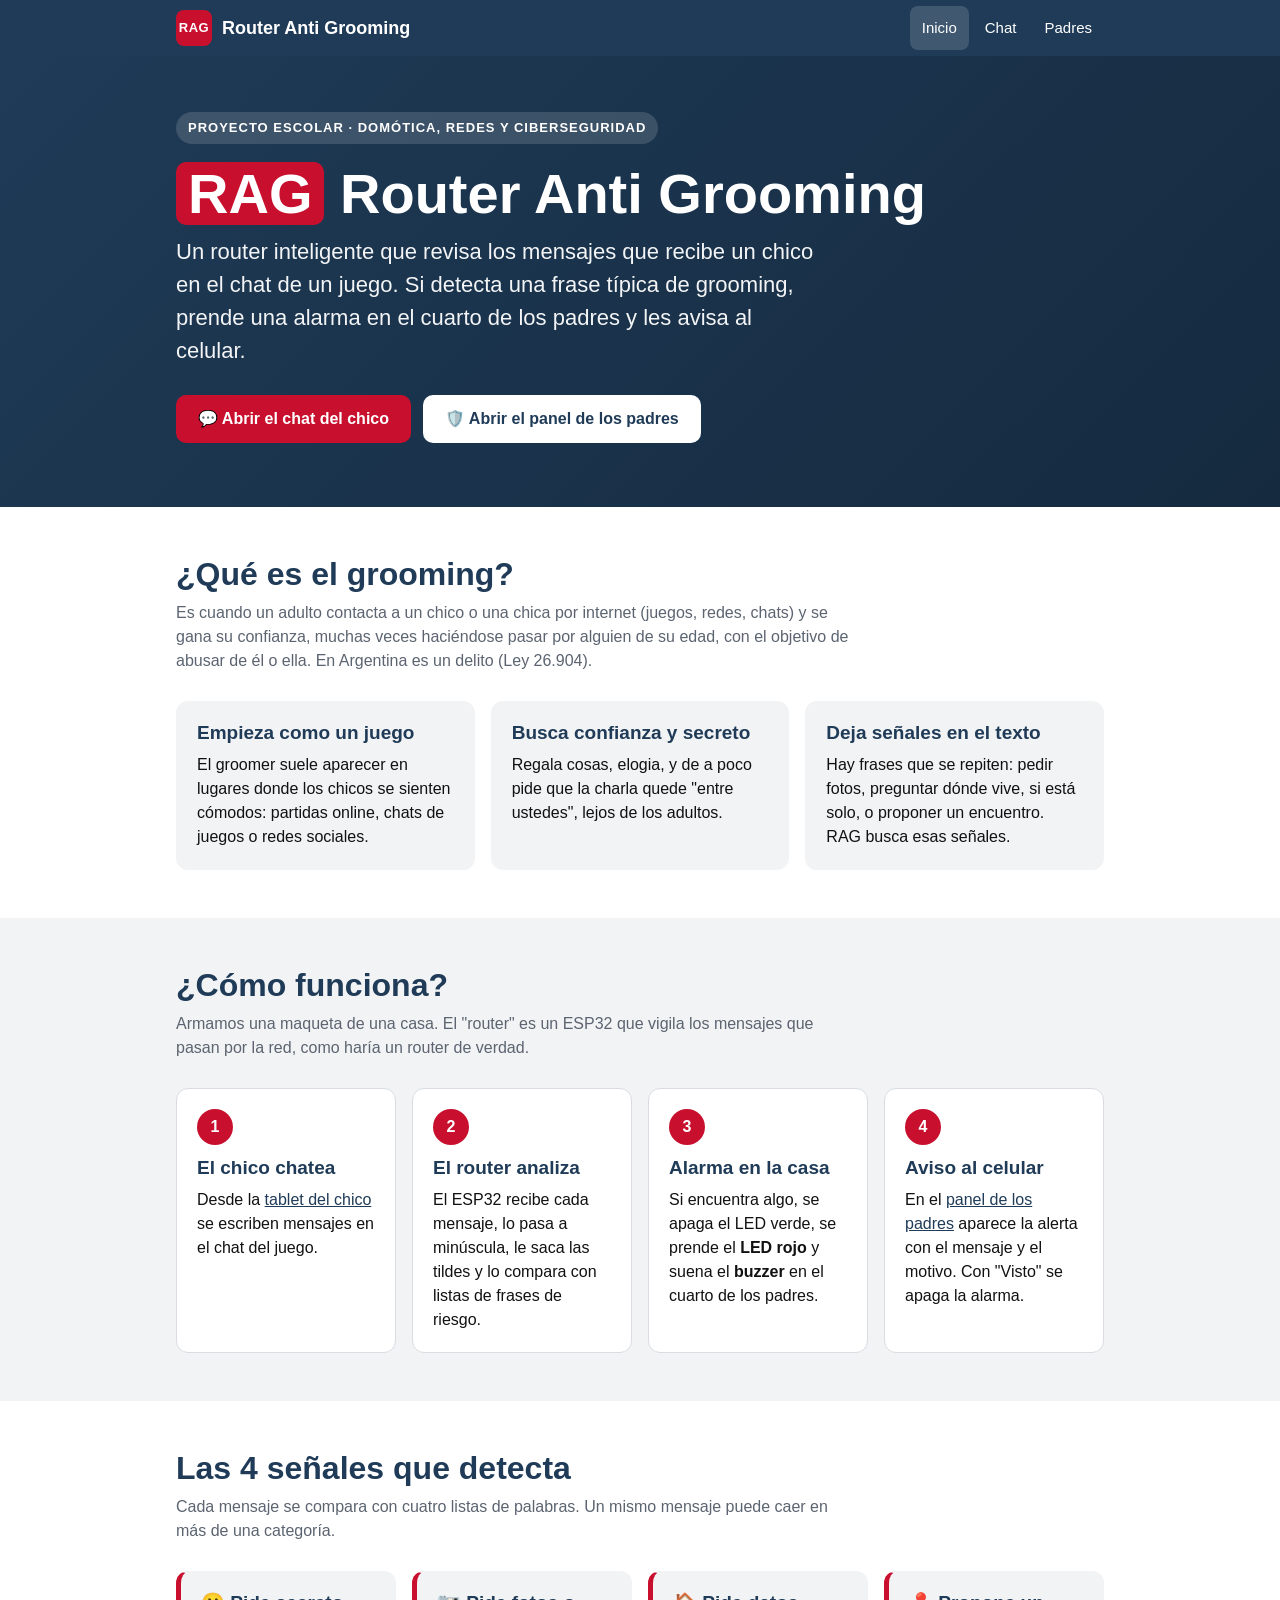
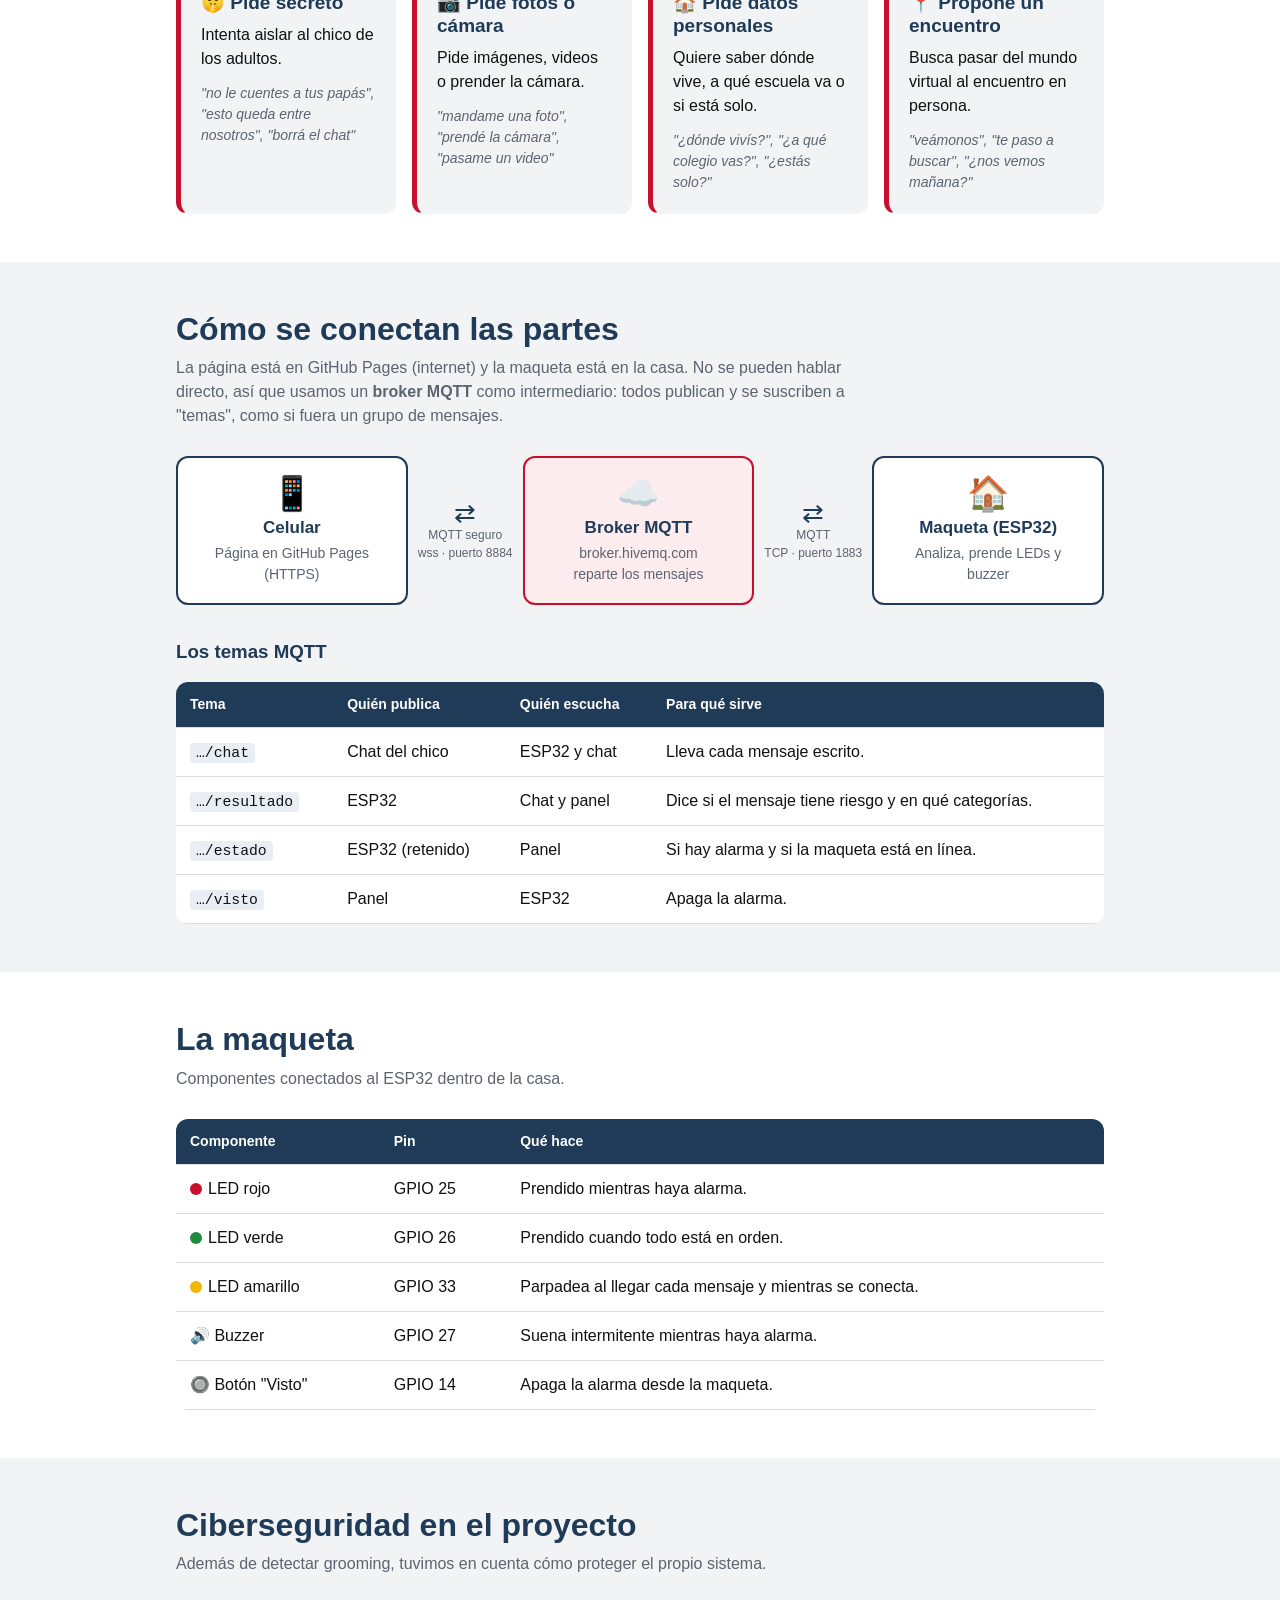
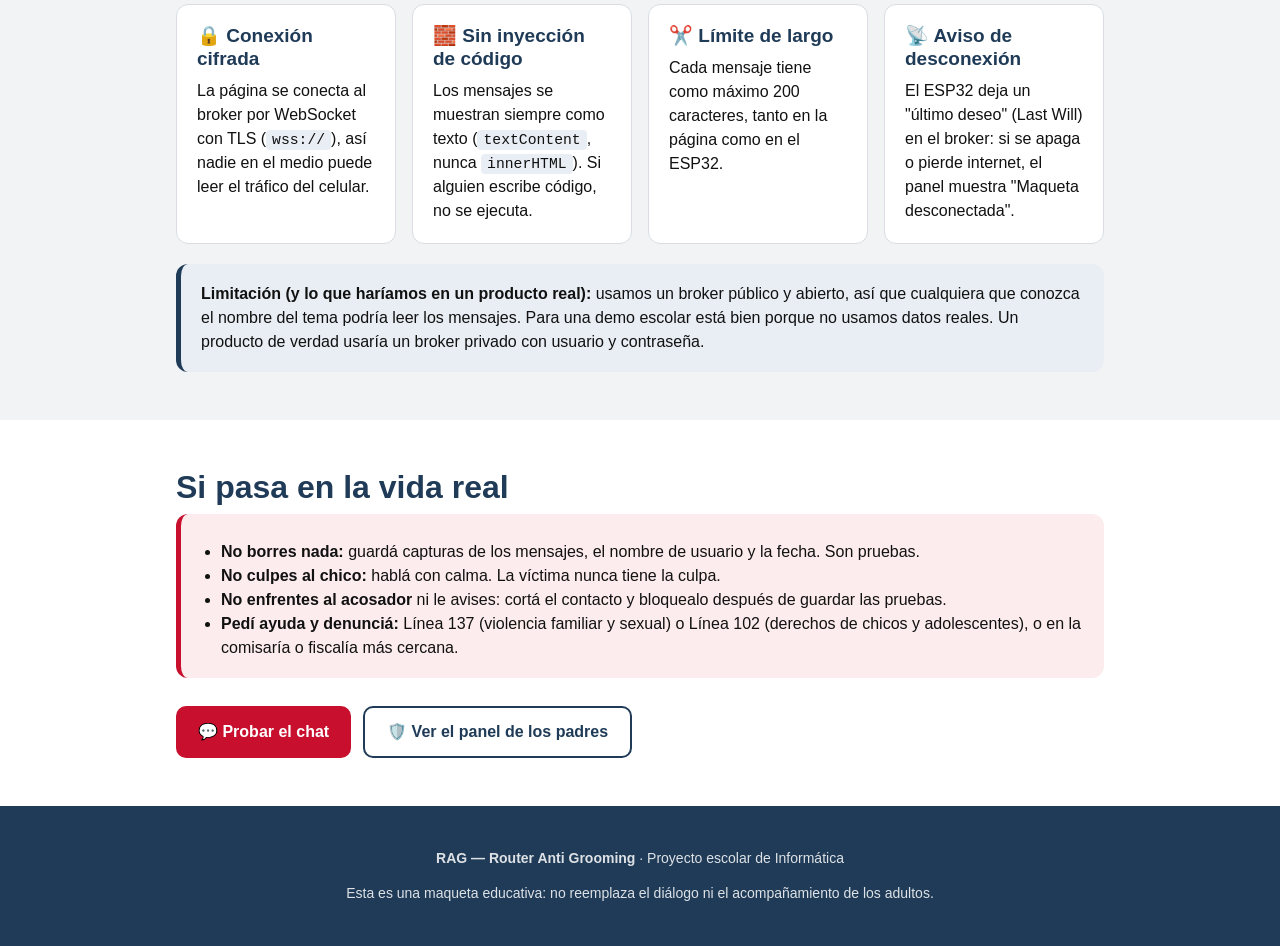
<file: index.html>
<!DOCTYPE html>
<html lang="es-AR">
<head>
  <meta charset="utf-8">
  <meta name="viewport" content="width=device-width, initial-scale=1">
  <title>RAG — Router Anti Grooming</title>
  <meta name="description" content="RAG es un router inteligente que detecta frases típicas de grooming en el chat de un chico y avisa a los padres. Proyecto escolar de domótica, redes y ciberseguridad.">
  <link rel="stylesheet" href="css/estilo.css">
</head>
<body>

  <header class="barra">
    <div class="contenedor">
      <a class="marca" href="index.html"><span class="marca-logo">RAG</span> <span class="marca-texto">Router Anti Grooming</span></a>
      <nav aria-label="Principal">
        <a href="index.html" aria-current="page">Inicio</a>
        <a href="chat.html">Chat</a>
        <a href="padres.html">Padres</a>
      </nav>
    </div>
  </header>

  <main>
    <!-- ===== Portada ===== -->
    <section class="portada">
      <div class="contenedor">
        <span class="etiqueta">Proyecto escolar · Domótica, redes y ciberseguridad</span>
        <h1><span class="sigla">RAG</span> Router Anti Grooming</h1>
        <p class="bajada">Un router inteligente que revisa los mensajes que recibe un chico en el chat de un juego. Si detecta una frase típica de grooming, prende una alarma en el cuarto de los padres y les avisa al celular.</p>
        <div class="acciones">
          <a class="boton boton-rojo" href="chat.html">💬 Abrir el chat del chico</a>
          <a class="boton boton-blanco" href="padres.html">🛡️ Abrir el panel de los padres</a>
        </div>
      </div>
    </section>

    <!-- ===== Qué es el grooming ===== -->
    <section class="seccion seccion-blanca" id="grooming">
      <div class="contenedor">
        <h2>¿Qué es el grooming?</h2>
        <p class="intro">Es cuando un adulto contacta a un chico o una chica por internet (juegos, redes, chats) y se gana su confianza, muchas veces haciéndose pasar por alguien de su edad, con el objetivo de abusar de él o ella. En Argentina es un delito (Ley 26.904).</p>
        <div class="grilla">
          <div class="tarjeta">
            <h3>Empieza como un juego</h3>
            <p>El groomer suele aparecer en lugares donde los chicos se sienten cómodos: partidas online, chats de juegos o redes sociales.</p>
          </div>
          <div class="tarjeta">
            <h3>Busca confianza y secreto</h3>
            <p>Regala cosas, elogia, y de a poco pide que la charla quede "entre ustedes", lejos de los adultos.</p>
          </div>
          <div class="tarjeta">
            <h3>Deja señales en el texto</h3>
            <p>Hay frases que se repiten: pedir fotos, preguntar dónde vive, si está solo, o proponer un encuentro. RAG busca esas señales.</p>
          </div>
        </div>
      </div>
    </section>

    <!-- ===== Cómo funciona ===== -->
    <section class="seccion" id="como-funciona">
      <div class="contenedor">
        <h2>¿Cómo funciona?</h2>
        <p class="intro">Armamos una maqueta de una casa. El "router" es un ESP32 que vigila los mensajes que pasan por la red, como haría un router de verdad.</p>
        <div class="grilla">
          <div class="tarjeta">
            <span class="num">1</span>
            <h3>El chico chatea</h3>
            <p>Desde la <a href="chat.html">tablet del chico</a> se escriben mensajes en el chat del juego.</p>
          </div>
          <div class="tarjeta">
            <span class="num">2</span>
            <h3>El router analiza</h3>
            <p>El ESP32 recibe cada mensaje, lo pasa a minúscula, le saca las tildes y lo compara con listas de frases de riesgo.</p>
          </div>
          <div class="tarjeta">
            <span class="num">3</span>
            <h3>Alarma en la casa</h3>
            <p>Si encuentra algo, se apaga el LED verde, se prende el <b>LED rojo</b> y suena el <b>buzzer</b> en el cuarto de los padres.</p>
          </div>
          <div class="tarjeta">
            <span class="num">4</span>
            <h3>Aviso al celular</h3>
            <p>En el <a href="padres.html">panel de los padres</a> aparece la alerta con el mensaje y el motivo. Con "Visto" se apaga la alarma.</p>
          </div>
        </div>
      </div>
    </section>

    <!-- ===== Señales ===== -->
    <section class="seccion seccion-blanca" id="senales">
      <div class="contenedor">
        <h2>Las 4 señales que detecta</h2>
        <p class="intro">Cada mensaje se compara con cuatro listas de palabras. Un mismo mensaje puede caer en más de una categoría.</p>
        <div class="grilla">
          <div class="tarjeta tarjeta-borde-rojo">
            <h3>🤫 Pide secreto</h3>
            <p>Intenta aislar al chico de los adultos.</p>
            <p class="ejemplo">"no le cuentes a tus papás", "esto queda entre nosotros", "borrá el chat"</p>
          </div>
          <div class="tarjeta tarjeta-borde-rojo">
            <h3>📷 Pide fotos o cámara</h3>
            <p>Pide imágenes, videos o prender la cámara.</p>
            <p class="ejemplo">"mandame una foto", "prendé la cámara", "pasame un video"</p>
          </div>
          <div class="tarjeta tarjeta-borde-rojo">
            <h3>🏠 Pide datos personales</h3>
            <p>Quiere saber dónde vive, a qué escuela va o si está solo.</p>
            <p class="ejemplo">"¿dónde vivís?", "¿a qué colegio vas?", "¿estás solo?"</p>
          </div>
          <div class="tarjeta tarjeta-borde-rojo">
            <h3>📍 Propone un encuentro</h3>
            <p>Busca pasar del mundo virtual al encuentro en persona.</p>
            <p class="ejemplo">"veámonos", "te paso a buscar", "¿nos vemos mañana?"</p>
          </div>
        </div>
      </div>
    </section>

    <!-- ===== Conexión / Redes ===== -->
    <section class="seccion" id="redes">
      <div class="contenedor">
        <h2>Cómo se conectan las partes</h2>
        <p class="intro">La página está en GitHub Pages (internet) y la maqueta está en la casa. No se pueden hablar directo, así que usamos un <b>broker MQTT</b> como intermediario: todos publican y se suscriben a "temas", como si fuera un grupo de mensajes.</p>

        <div class="diagrama" role="img" aria-label="Celular conectado por MQTT seguro al broker HiveMQ, que está conectado por MQTT al ESP32 de la maqueta">
          <div class="nodo">
            <div class="icono">📱</div>
            <h3>Celular</h3>
            <p>Página en GitHub Pages (HTTPS)</p>
          </div>
          <div class="flecha">
            <span class="linea">⇄</span>
            <span>MQTT seguro<br>wss · puerto 8884</span>
          </div>
          <div class="nodo nodo-centro">
            <div class="icono">☁️</div>
            <h3>Broker MQTT</h3>
            <p>broker.hivemq.com<br>reparte los mensajes</p>
          </div>
          <div class="flecha">
            <span class="linea">⇄</span>
            <span>MQTT<br>TCP · puerto 1883</span>
          </div>
          <div class="nodo">
            <div class="icono">🏠</div>
            <h3>Maqueta (ESP32)</h3>
            <p>Analiza, prende LEDs y buzzer</p>
          </div>
        </div>

        <h3 style="margin-top:36px">Los temas MQTT</h3>
        <div class="tabla-envoltorio">
          <table>
            <thead>
              <tr><th>Tema</th><th>Quién publica</th><th>Quién escucha</th><th>Para qué sirve</th></tr>
            </thead>
            <tbody>
              <tr><td><code>…/chat</code></td><td>Chat del chico</td><td>ESP32 y chat</td><td>Lleva cada mensaje escrito.</td></tr>
              <tr><td><code>…/resultado</code></td><td>ESP32</td><td>Chat y panel</td><td>Dice si el mensaje tiene riesgo y en qué categorías.</td></tr>
              <tr><td><code>…/estado</code></td><td>ESP32 (retenido)</td><td>Panel</td><td>Si hay alarma y si la maqueta está en línea.</td></tr>
              <tr><td><code>…/visto</code></td><td>Panel</td><td>ESP32</td><td>Apaga la alarma.</td></tr>
            </tbody>
          </table>
        </div>
      </div>
    </section>

    <!-- ===== Maqueta ===== -->
    <section class="seccion seccion-blanca" id="maqueta">
      <div class="contenedor">
        <h2>La maqueta</h2>
        <p class="intro">Componentes conectados al ESP32 dentro de la casa.</p>
        <div class="tabla-envoltorio">
          <table>
            <thead><tr><th>Componente</th><th>Pin</th><th>Qué hace</th></tr></thead>
            <tbody>
              <tr><td><span class="punto punto-rojo"></span>LED rojo</td><td>GPIO 25</td><td>Prendido mientras haya alarma.</td></tr>
              <tr><td><span class="punto punto-verde"></span>LED verde</td><td>GPIO 26</td><td>Prendido cuando todo está en orden.</td></tr>
              <tr><td><span class="punto punto-amarillo"></span>LED amarillo</td><td>GPIO 33</td><td>Parpadea al llegar cada mensaje y mientras se conecta.</td></tr>
              <tr><td>🔊 Buzzer</td><td>GPIO 27</td><td>Suena intermitente mientras haya alarma.</td></tr>
              <tr><td>🔘 Botón "Visto"</td><td>GPIO 14</td><td>Apaga la alarma desde la maqueta.</td></tr>
            </tbody>
          </table>
        </div>
      </div>
    </section>

    <!-- ===== Ciberseguridad ===== -->
    <section class="seccion" id="seguridad">
      <div class="contenedor">
        <h2>Ciberseguridad en el proyecto</h2>
        <p class="intro">Además de detectar grooming, tuvimos en cuenta cómo proteger el propio sistema.</p>
        <div class="grilla">
          <div class="tarjeta">
            <h3>🔒 Conexión cifrada</h3>
            <p>La página se conecta al broker por WebSocket con TLS (<code>wss://</code>), así nadie en el medio puede leer el tráfico del celular.</p>
          </div>
          <div class="tarjeta">
            <h3>🧱 Sin inyección de código</h3>
            <p>Los mensajes se muestran siempre como texto (<code>textContent</code>, nunca <code>innerHTML</code>). Si alguien escribe código, no se ejecuta.</p>
          </div>
          <div class="tarjeta">
            <h3>✂️ Límite de largo</h3>
            <p>Cada mensaje tiene como máximo 200 caracteres, tanto en la página como en el ESP32.</p>
          </div>
          <div class="tarjeta">
            <h3>📡 Aviso de desconexión</h3>
            <p>El ESP32 deja un "último deseo" (Last Will) en el broker: si se apaga o pierde internet, el panel muestra "Maqueta desconectada".</p>
          </div>
        </div>
        <div class="aviso" style="margin-top:20px">
          <b>Limitación (y lo que haríamos en un producto real):</b> usamos un broker público y abierto, así que cualquiera que conozca el nombre del tema podría leer los mensajes. Para una demo escolar está bien porque no usamos datos reales. Un producto de verdad usaría un broker privado con usuario y contraseña.
        </div>
      </div>
    </section>

    <!-- ===== Qué hacer ===== -->
    <section class="seccion seccion-blanca" id="que-hacer">
      <div class="contenedor">
        <h2>Si pasa en la vida real</h2>
        <div class="aviso aviso-rojo">
          <ul>
            <li><b>No borres nada:</b> guardá capturas de los mensajes, el nombre de usuario y la fecha. Son pruebas.</li>
            <li><b>No culpes al chico:</b> hablá con calma. La víctima nunca tiene la culpa.</li>
            <li><b>No enfrentes al acosador</b> ni le avises: cortá el contacto y bloquealo después de guardar las pruebas.</li>
            <li><b>Pedí ayuda y denunciá:</b> Línea 137 (violencia familiar y sexual) o Línea 102 (derechos de chicos y adolescentes), o en la comisaría o fiscalía más cercana.</li>
          </ul>
        </div>
        <div class="acciones" style="margin-top:28px">
          <a class="boton boton-rojo" href="chat.html">💬 Probar el chat</a>
          <a class="boton boton-borde" href="padres.html">🛡️ Ver el panel de los padres</a>
        </div>
      </div>
    </section>
  </main>

  <footer class="pie">
    <div class="contenedor">
      <p><b>RAG — Router Anti Grooming</b> · Proyecto escolar de Informática</p>
      <p>Esta es una maqueta educativa: no reemplaza el diálogo ni el acompañamiento de los adultos.</p>
    </div>
  </footer>

</body>
</html>
</file>
<file: css/estilo.css>
/* =============================================================
   RAG — Router Anti Grooming · Estilos
   Colores del afiche: rojo #C8102E, azul oscuro #1F3B57
   ============================================================= */

:root {
  --rojo: #C8102E;
  --rojo-claro: #FDECEE;
  --azul: #1F3B57;
  --azul-claro: #E8EEF4;
  --verde: #1E8E3E;
  --verde-claro: #E6F4EA;
  --gris-fondo: #F2F3F5;
  --gris-borde: #D9DDE2;
  --gris-texto: #5B6470;
  --negro: #111;
  --blanco: #fff;
  --radio: 12px;
}

* { box-sizing: border-box; }

html, body { margin: 0; padding: 0; }

body {
  font-family: Arial, "Helvetica Neue", Helvetica, sans-serif;
  background: var(--gris-fondo);
  color: var(--negro);
  line-height: 1.5;
  font-size: 16px;
}

a { color: var(--azul); }

h1, h2, h3 { line-height: 1.2; color: var(--azul); }

.contenedor {
  max-width: 960px;
  margin: 0 auto;
  padding: 0 16px;
}

.angosto { max-width: 560px; }

/* ---------- Barra superior ---------- */
.barra {
  background: var(--azul);
  color: var(--blanco);
  position: sticky;
  top: 0;
  z-index: 10;
}
.barra .contenedor {
  display: flex;
  align-items: center;
  justify-content: space-between;
  gap: 12px;
  min-height: 56px;
}
.marca {
  display: flex;
  align-items: center;
  gap: 10px;
  color: var(--blanco);
  text-decoration: none;
  font-weight: bold;
  font-size: 18px;
}
.marca-logo {
  display: inline-grid;
  place-items: center;
  width: 36px;
  height: 36px;
  border-radius: 8px;
  background: var(--rojo);
  font-size: 13px;
  letter-spacing: 0.5px;
}
.barra nav { display: flex; gap: 4px; flex-wrap: wrap; }
.barra nav a {
  color: var(--blanco);
  text-decoration: none;
  padding: 10px 12px;
  border-radius: 8px;
  font-size: 15px;
  min-height: 44px;
  display: inline-flex;
  align-items: center;
}
.barra nav a:hover, .barra nav a[aria-current="page"] { background: rgba(255,255,255,0.15); }

/* ---------- Botones ---------- */
.boton {
  display: inline-flex;
  align-items: center;
  justify-content: center;
  gap: 8px;
  min-height: 48px;
  padding: 12px 22px;
  border: 0;
  border-radius: 10px;
  font: inherit;
  font-weight: bold;
  text-decoration: none;
  cursor: pointer;
  background: var(--azul);
  color: var(--blanco);
  transition: transform 0.05s, filter 0.15s;
}
.boton:hover { filter: brightness(1.12); }
.boton:active { transform: translateY(1px); }
.boton:disabled { opacity: 0.45; cursor: not-allowed; filter: none; }
.boton-rojo { background: var(--rojo); }
.boton-blanco { background: var(--blanco); color: var(--azul); }
.boton-borde { background: transparent; color: var(--azul); border: 2px solid var(--azul); }
.boton-grande { width: 100%; font-size: 18px; min-height: 56px; }

/* ---------- Portada ---------- */
.portada {
  background: linear-gradient(135deg, var(--azul) 0%, #152a3f 100%);
  color: var(--blanco);
  padding: 56px 0 64px;
}
.portada h1 { color: var(--blanco); font-size: clamp(34px, 7vw, 56px); margin: 0 0 8px; }
.portada h1 .sigla { color: var(--blanco); background: var(--rojo); padding: 0 12px; border-radius: 10px; }
.portada .bajada { font-size: clamp(18px, 3vw, 22px); max-width: 640px; opacity: 0.95; margin: 0 0 28px; }
.etiqueta {
  display: inline-block;
  font-size: 13px;
  font-weight: bold;
  letter-spacing: 1px;
  text-transform: uppercase;
  background: rgba(255,255,255,0.14);
  padding: 6px 12px;
  border-radius: 999px;
  margin-bottom: 16px;
}
.acciones { display: flex; gap: 12px; flex-wrap: wrap; }

/* ---------- Secciones ---------- */
.seccion { padding: 48px 0; }
.seccion-blanca { background: var(--blanco); }
.seccion h2 { font-size: clamp(24px, 4vw, 32px); margin: 0 0 8px; }
.seccion .intro { color: var(--gris-texto); max-width: 680px; margin: 0 0 28px; }

.grilla {
  display: grid;
  grid-template-columns: repeat(auto-fit, minmax(220px, 1fr));
  gap: 16px;
}

.tarjeta {
  background: var(--blanco);
  border: 1px solid var(--gris-borde);
  border-radius: var(--radio);
  padding: 20px;
}
.seccion-blanca .tarjeta { background: var(--gris-fondo); border-color: transparent; }
.tarjeta h3 { margin: 0 0 8px; font-size: 19px; }
.tarjeta p { margin: 0; }
.tarjeta .num {
  display: inline-grid;
  place-items: center;
  width: 36px;
  height: 36px;
  border-radius: 50%;
  background: var(--rojo);
  color: var(--blanco);
  font-weight: bold;
  margin-bottom: 12px;
}
.tarjeta .ejemplo {
  margin-top: 12px;
  font-size: 14px;
  color: var(--gris-texto);
  font-style: italic;
}
.tarjeta-borde-rojo { border-left: 5px solid var(--rojo) !important; }

/* ---------- Diagrama de conexión ---------- */
.diagrama {
  display: flex;
  align-items: stretch;
  justify-content: center;
  gap: 0;
  flex-wrap: wrap;
}
.nodo {
  flex: 1 1 200px;
  max-width: 260px;
  background: var(--blanco);
  border: 2px solid var(--azul);
  border-radius: var(--radio);
  padding: 18px;
  text-align: center;
}
.nodo .icono { font-size: 34px; line-height: 1; margin-bottom: 8px; }
.nodo h3 { margin: 0 0 4px; font-size: 17px; }
.nodo p { margin: 0; font-size: 14px; color: var(--gris-texto); }
.nodo-centro { border-color: var(--rojo); background: var(--rojo-claro); }
.flecha {
  flex: 0 0 auto;
  display: flex;
  flex-direction: column;
  justify-content: center;
  align-items: center;
  padding: 8px 10px;
  font-size: 12px;
  color: var(--gris-texto);
  text-align: center;
  min-width: 96px;
}
.flecha .linea { font-size: 26px; color: var(--azul); line-height: 1; }
@media (max-width: 720px) {
  .diagrama { flex-direction: column; align-items: center; }
  .nodo { max-width: 100%; width: 100%; }
  .flecha .linea { transform: rotate(90deg); }
}

/* ---------- Tablas ---------- */
.tabla-envoltorio { overflow-x: auto; }
table { width: 100%; border-collapse: collapse; background: var(--blanco); border-radius: var(--radio); overflow: hidden; }
th, td { text-align: left; padding: 12px 14px; border-bottom: 1px solid var(--gris-borde); vertical-align: top; }
th { background: var(--azul); color: var(--blanco); font-size: 14px; }
code { background: var(--azul-claro); padding: 2px 6px; border-radius: 4px; font-size: 0.92em; word-break: break-word; }

.punto { display: inline-block; width: 12px; height: 12px; border-radius: 50%; margin-right: 6px; vertical-align: middle; }
.punto-rojo { background: var(--rojo); }
.punto-verde { background: var(--verde); }
.punto-amarillo { background: #F2B705; }
.punto-gris { background: #8A939E; }

/* ---------- Aviso / ayuda ---------- */
.aviso {
  background: var(--azul-claro);
  border-left: 5px solid var(--azul);
  border-radius: var(--radio);
  padding: 18px 20px;
}
.aviso-rojo { background: var(--rojo-claro); border-left-color: var(--rojo); }
.aviso ul { margin: 8px 0 0; padding-left: 20px; }

.pie {
  background: var(--azul);
  color: rgba(255,255,255,0.85);
  padding: 28px 0;
  font-size: 14px;
  text-align: center;
}
.pie a { color: var(--blanco); }

/* ================= Chat del chico ================= */
.pagina-chat { background: #0F1B2A; min-height: 100vh; display: flex; flex-direction: column; }
.pagina-chat .barra { background: #0B1420; }

.chat-caja {
  flex: 1;
  width: 100%;
  max-width: 560px;
  margin: 0 auto;
  display: flex;
  flex-direction: column;
  background: #16263A;
  min-height: calc(100vh - 56px);
}
.chat-cabecera {
  display: flex;
  align-items: center;
  justify-content: space-between;
  gap: 10px;
  padding: 12px 16px;
  background: #1F3B57;
  color: var(--blanco);
}
.chat-cabecera .juego { font-weight: bold; }
.chat-cabecera .sala { font-size: 13px; opacity: 0.8; }

.indicador {
  display: inline-flex;
  align-items: center;
  gap: 6px;
  font-size: 13px;
  padding: 6px 10px;
  border-radius: 999px;
  background: rgba(255,255,255,0.12);
  color: var(--blanco);
  white-space: nowrap;
}

.chat-lista {
  flex: 1;
  overflow-y: auto;
  padding: 16px;
  display: flex;
  flex-direction: column;
  gap: 10px;
}
.chat-vacio { color: #9FB1C6; text-align: center; margin: auto 0; font-size: 15px; }

.burbuja {
  max-width: 82%;
  padding: 10px 14px;
  border-radius: 16px;
  background: #24405F;
  color: var(--blanco);
  word-wrap: break-word;
  overflow-wrap: anywhere;
  align-self: flex-start;
}
.burbuja.mia { background: #2D6CDF; align-self: flex-end; border-bottom-right-radius: 4px; }
.burbuja.otra { border-bottom-left-radius: 4px; }
.burbuja .meta { display: block; font-size: 11px; opacity: 0.75; margin-top: 4px; text-align: right; }

.chat-form {
  display: flex;
  gap: 8px;
  padding: 12px;
  background: #1F3B57;
  position: sticky;
  bottom: 0;
}
.chat-form input {
  flex: 1;
  min-width: 0;
  min-height: 48px;
  padding: 12px 14px;
  font: inherit;
  border: 0;
  border-radius: 10px;
}
.chat-form .boton { background: var(--rojo); }
.contador { font-size: 12px; color: #9FB1C6; text-align: right; padding: 0 14px 8px; background: #1F3B57; }

/* ================= Panel de padres ================= */
.estado-grande {
  border-radius: 16px;
  padding: 28px 20px;
  text-align: center;
  color: var(--blanco);
  font-size: clamp(24px, 6vw, 34px);
  font-weight: bold;
  margin: 20px 0 12px;
  transition: background 0.3s;
}
.estado-grande small { display: block; font-size: 15px; font-weight: normal; opacity: 0.92; margin-top: 6px; }
.estado-ok { background: var(--verde); }
.estado-alerta { background: var(--rojo); animation: latido 1.2s infinite; }
.estado-espera { background: #6B7684; }
@keyframes latido {
  0%, 100% { box-shadow: 0 0 0 0 rgba(200,16,46,0.55); }
  50% { box-shadow: 0 0 0 14px rgba(200,16,46,0); }
}
@media (prefers-reduced-motion: reduce) { .estado-alerta { animation: none; } }

.fila-estado {
  display: flex;
  justify-content: space-between;
  align-items: center;
  gap: 10px;
  flex-wrap: wrap;
  margin-bottom: 16px;
}
.chip {
  display: inline-flex;
  align-items: center;
  gap: 6px;
  padding: 8px 12px;
  border-radius: 999px;
  background: var(--blanco);
  border: 1px solid var(--gris-borde);
  font-size: 14px;
}

.lista-alertas { list-style: none; margin: 0; padding: 0; display: flex; flex-direction: column; gap: 10px; }
.alerta-item {
  background: var(--blanco);
  border: 2px solid var(--rojo);
  border-radius: var(--radio);
  padding: 14px 16px;
}
.alerta-item .cats { display: flex; flex-wrap: wrap; gap: 6px; margin-bottom: 8px; }
.alerta-item .cat {
  background: var(--rojo);
  color: var(--blanco);
  font-size: 13px;
  font-weight: bold;
  padding: 4px 10px;
  border-radius: 999px;
}
.alerta-item .texto { font-size: 17px; overflow-wrap: anywhere; }
.alerta-item .hora { font-size: 13px; color: var(--gris-texto); margin-top: 6px; }
.sin-alertas { color: var(--gris-texto); background: var(--blanco); border-radius: var(--radio); padding: 16px; text-align: center; }

.panel-acciones { display: flex; gap: 10px; flex-wrap: wrap; margin-top: 24px; }
.panel-acciones .boton { flex: 1 1 200px; }

.oculto { display: none !important; }

/* En celulares chicos solo se ve el logo "RAG" para que entre el menú */
@media (max-width: 520px) {
  .marca-texto { display: none; }
  .barra nav a { padding: 10px; }
}
</file>
